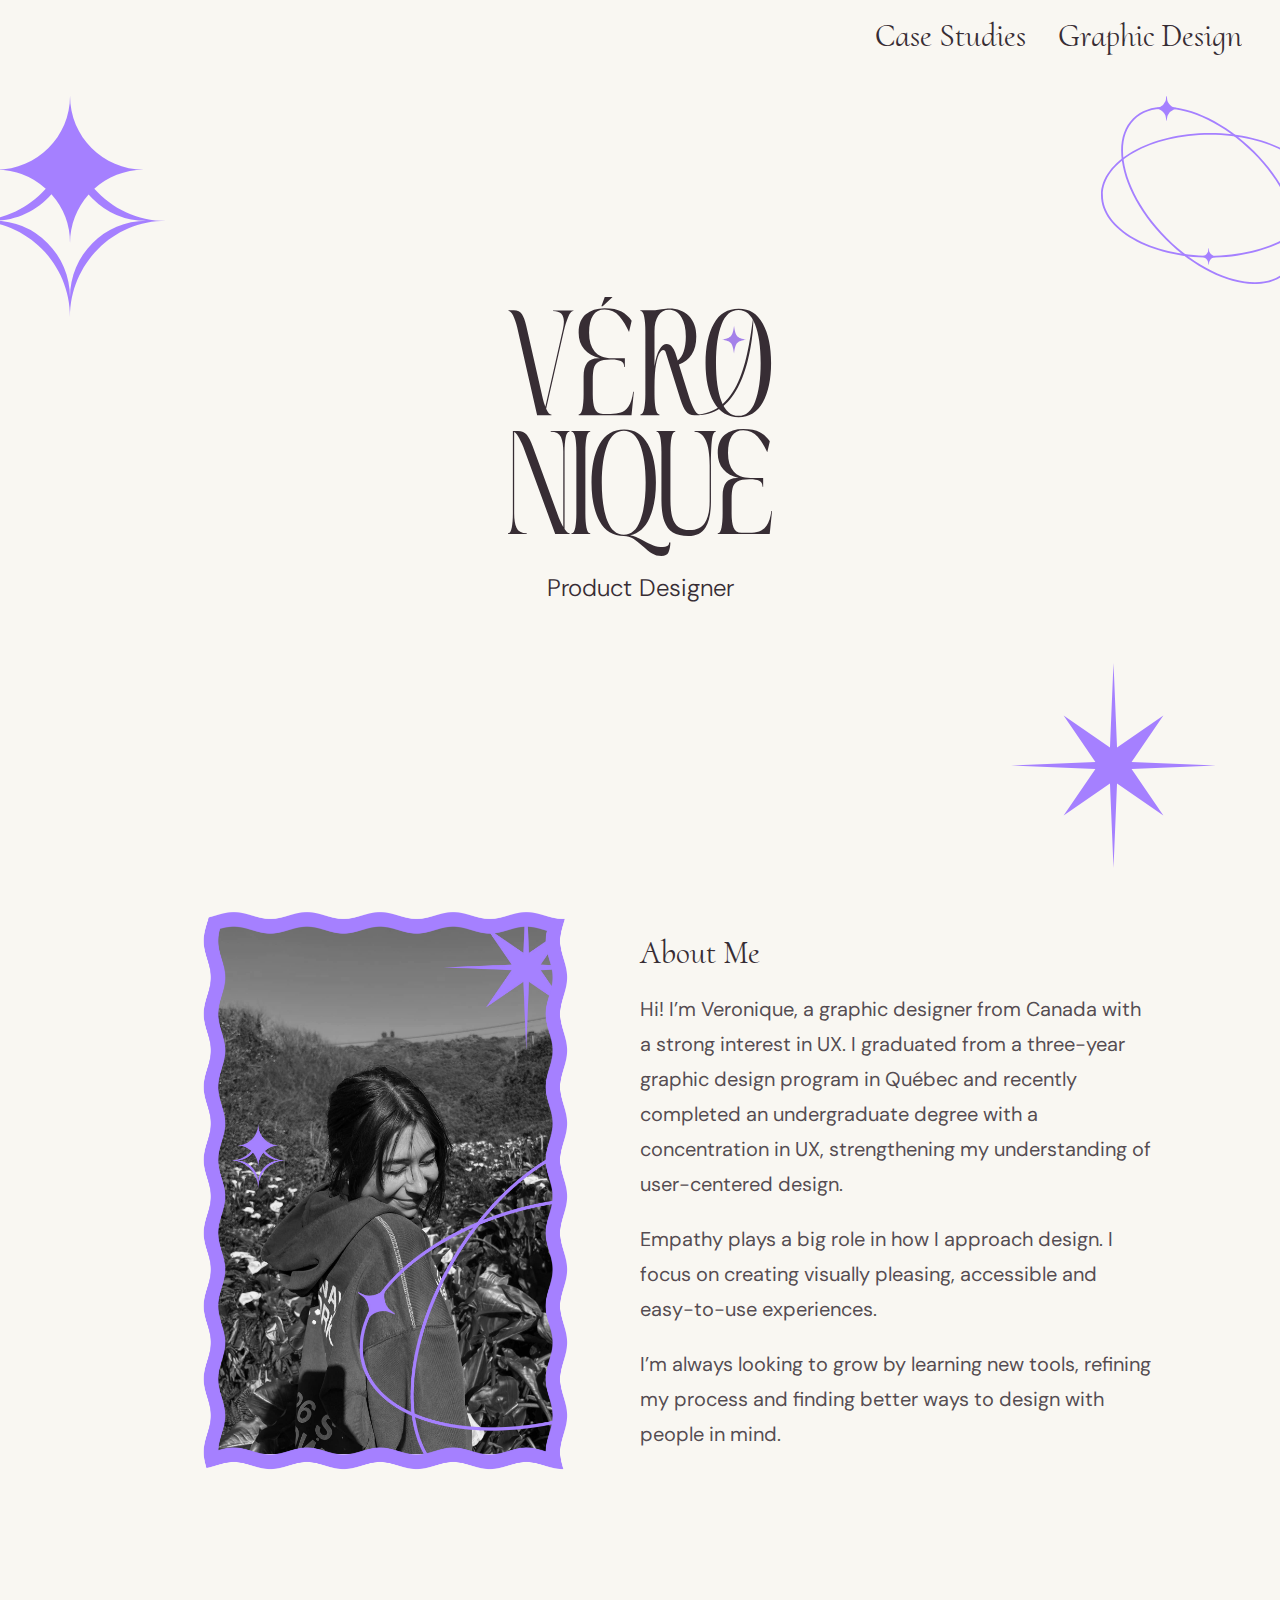
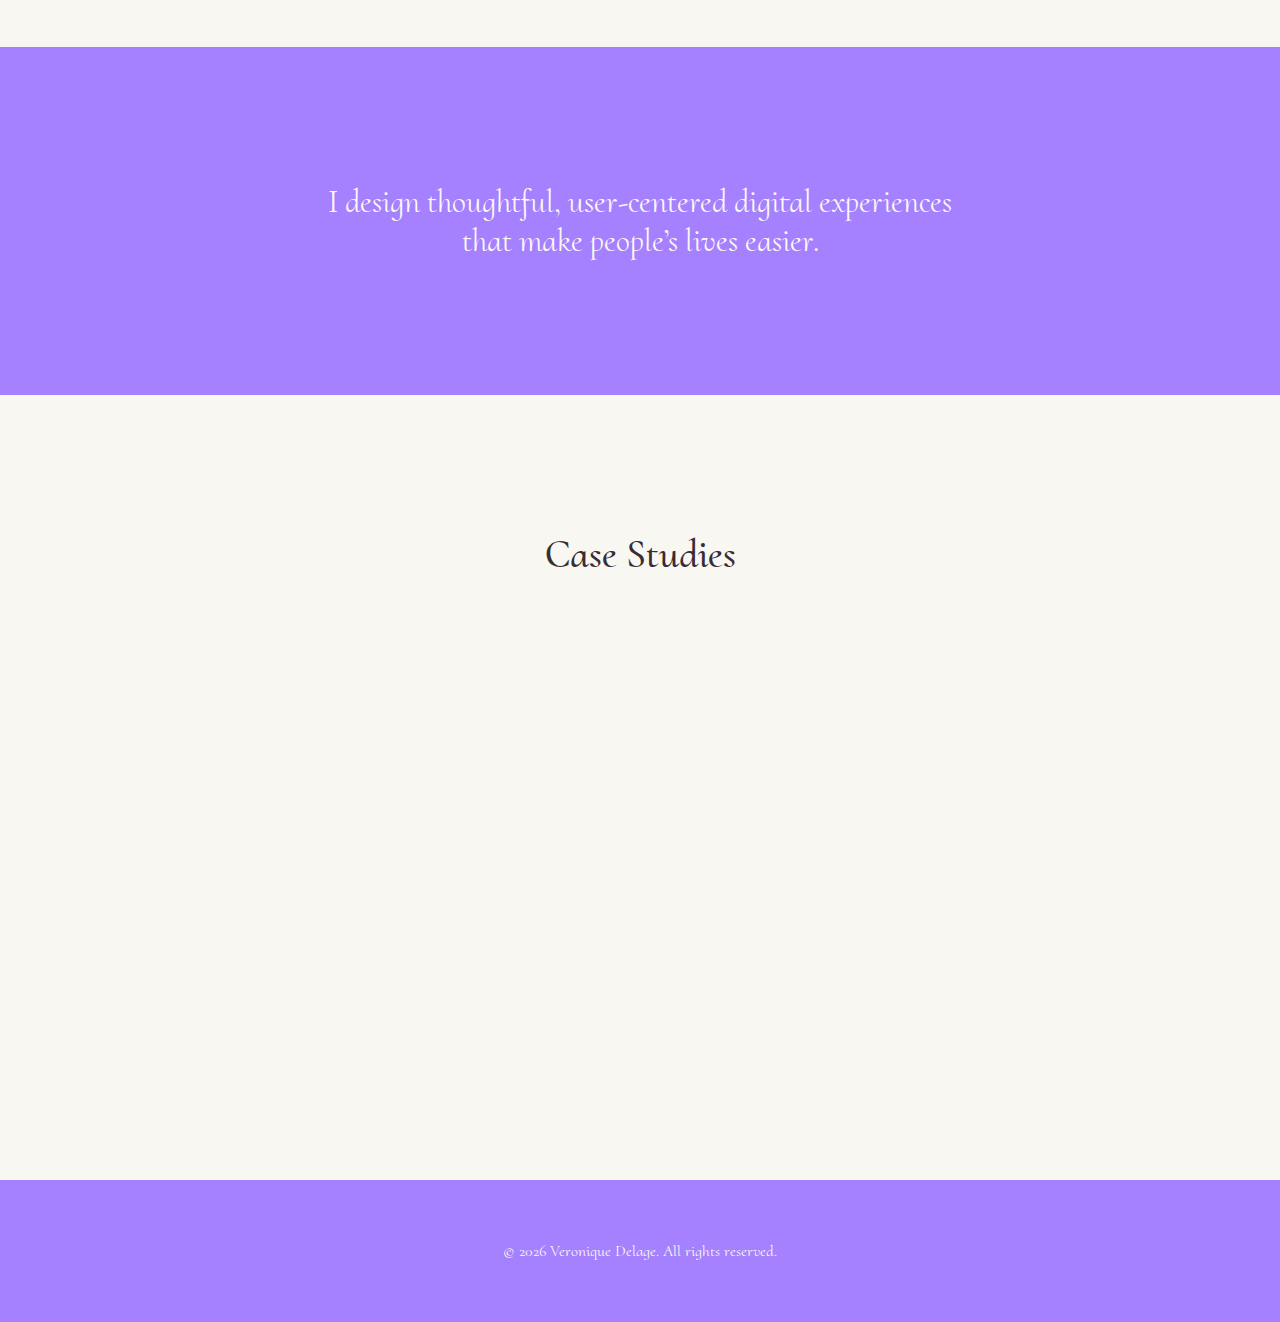
<file: index.html>
<!DOCTYPE html>
<html lang="en-CA" prefix="og: http://ogp.me/ns#">
	<head>
		<meta charset="UTF-8" />
		<meta http-equiv="X-UA-Compatible" content="IE=edge" />
		<meta name="viewport" content="width=device-width, initial-scale=1.0" />

		<!-- Primary Meta Tags -->
		<title>Veronique Delage</title>
		<meta name="title" property="og:title" content="Veronique Delage's Portfolio" />
		<meta name="description" content="Veronique Delage - Product Designer specializing in UX/UI design and user-centered digital experiences" />
		<meta name="author" content="Veronique Delage" />

		<!-- Open Graph / Social Media -->
		<meta property="og:type" content="website" />
		<meta property="og:url" content="https://veronique.fyi/" />
		<meta property="og:description" content="Product Designer specializing in UX/UI design and user-centered digital experiences" />
		<meta property="og:site_name" content="Veronique Delage Portfolio" />

        <!-- Favicon -->
        <link rel="icon" href="assets/logo_small.svg" type="image/svg+xml" />

        <!-- Fonts -->
        <link rel="preconnect" href="https://fonts.googleapis.com" />
        <link rel="preconnect" href="https://fonts.gstatic.com" crossorigin />
        <link href="https://fonts.googleapis.com/css2?family=Cormorant+Upright:wght@300;400;500;600;700&family=DM+Sans:ital,opsz,wght@0,9..40,100..1000;1,9..40,100..1000&display=swap" rel="stylesheet">

		<link rel="stylesheet" href="./src/style.css" />
		<script src="./src/animations.js" defer></script>
	</head>
	<body>
		<div class="hero full-height">
            <header class="navbar">
                <nav role="navigation" aria-label="Main menu">
                    <a class="title highlight-link" navbar-link href="#case-studies">Case Studies</a>
                    <a class="title highlight-link highlight-link-mint" navbar-link href="portfolio.html">Graphic Design</a>
                </nav>
            </header>
			<div class="hero-body logo-container">
			    <img src="assets/logo_big.svg" alt="Veronique Delage logo" class="logo" />
                <p class="subtitle">Product Designer</p>
                <img src="assets/sprite_1.svg" alt="Sprite 1" class="sprite_1" />
                <img src="assets/sprite_2.svg" alt="Sprite 2" class="sprite_2" />
                <img src="assets/sprite_3.svg" alt="Sprite 3" class="sprite_3" />
			</div>
		</div>
        <div class="hero">
            <div class="hero-body about-container">
                <div>
                    <img src="assets/lillies-frame.png" alt="Watercolour frame with lilies illustration" />
                </div>
                <div>
                    <p class="title">About Me</p>
                    <br />
                    <p class="body-text">Hi! I’m Veronique, a graphic designer from Canada with a strong interest in UX. I graduated from a three-year graphic design program in Québec and recently completed an undergraduate degree with a concentration in UX, strengthening my understanding of user-centered design.</p>
                    <br/>
                    <p class="body-text">Empathy plays a big role in how I approach design. I focus on creating visually pleasing, accessible and easy-to-use experiences.</p>
                    <br />
                    <p class="body-text">I’m always looking to grow by learning new tools, refining my process and finding better ways to design with people in mind.</p>
                </div>
            </div>
        </div>
        <div class="hero">
            <div class="hero-body cta-container">
                <p class="title">I design thoughtful, user-centered digital experiences that make people’s lives easier.</p>
            </div>
        </div>
        <div class="hero">
            <div class="hero-body case-studies-container" id="case-studies">
                <div class="section-header">
                    <h2 class="section-title">Case Studies</h2>
                </div>
                <a href="dolo.html" class="case-study-card">
                    <div class="card-content">
                        <div class="card-tags">
                            <span class="tag">UI/UX</span>
                            <span class="tag">Mobile</span>
                            <span class="tag">Brand Identity</span>
                        </div>
                        <br />
                        <h2 class="card-title">Dolo</h2>
                        <p class="body-text">How I designed a mobile app to help groups split expenses fairly</p>
                    </div>
                    <div class="card-image">
                        <img src="assets/dolo_cover.jpg" alt="Dolo app preview" />
                    </div>
                </a>
            </div>
        </div>
        <footer class="footer">
            <p>© 2026 Veronique Delage. All rights reserved.</p>
        </footer>
	</body>
</html>
</file>
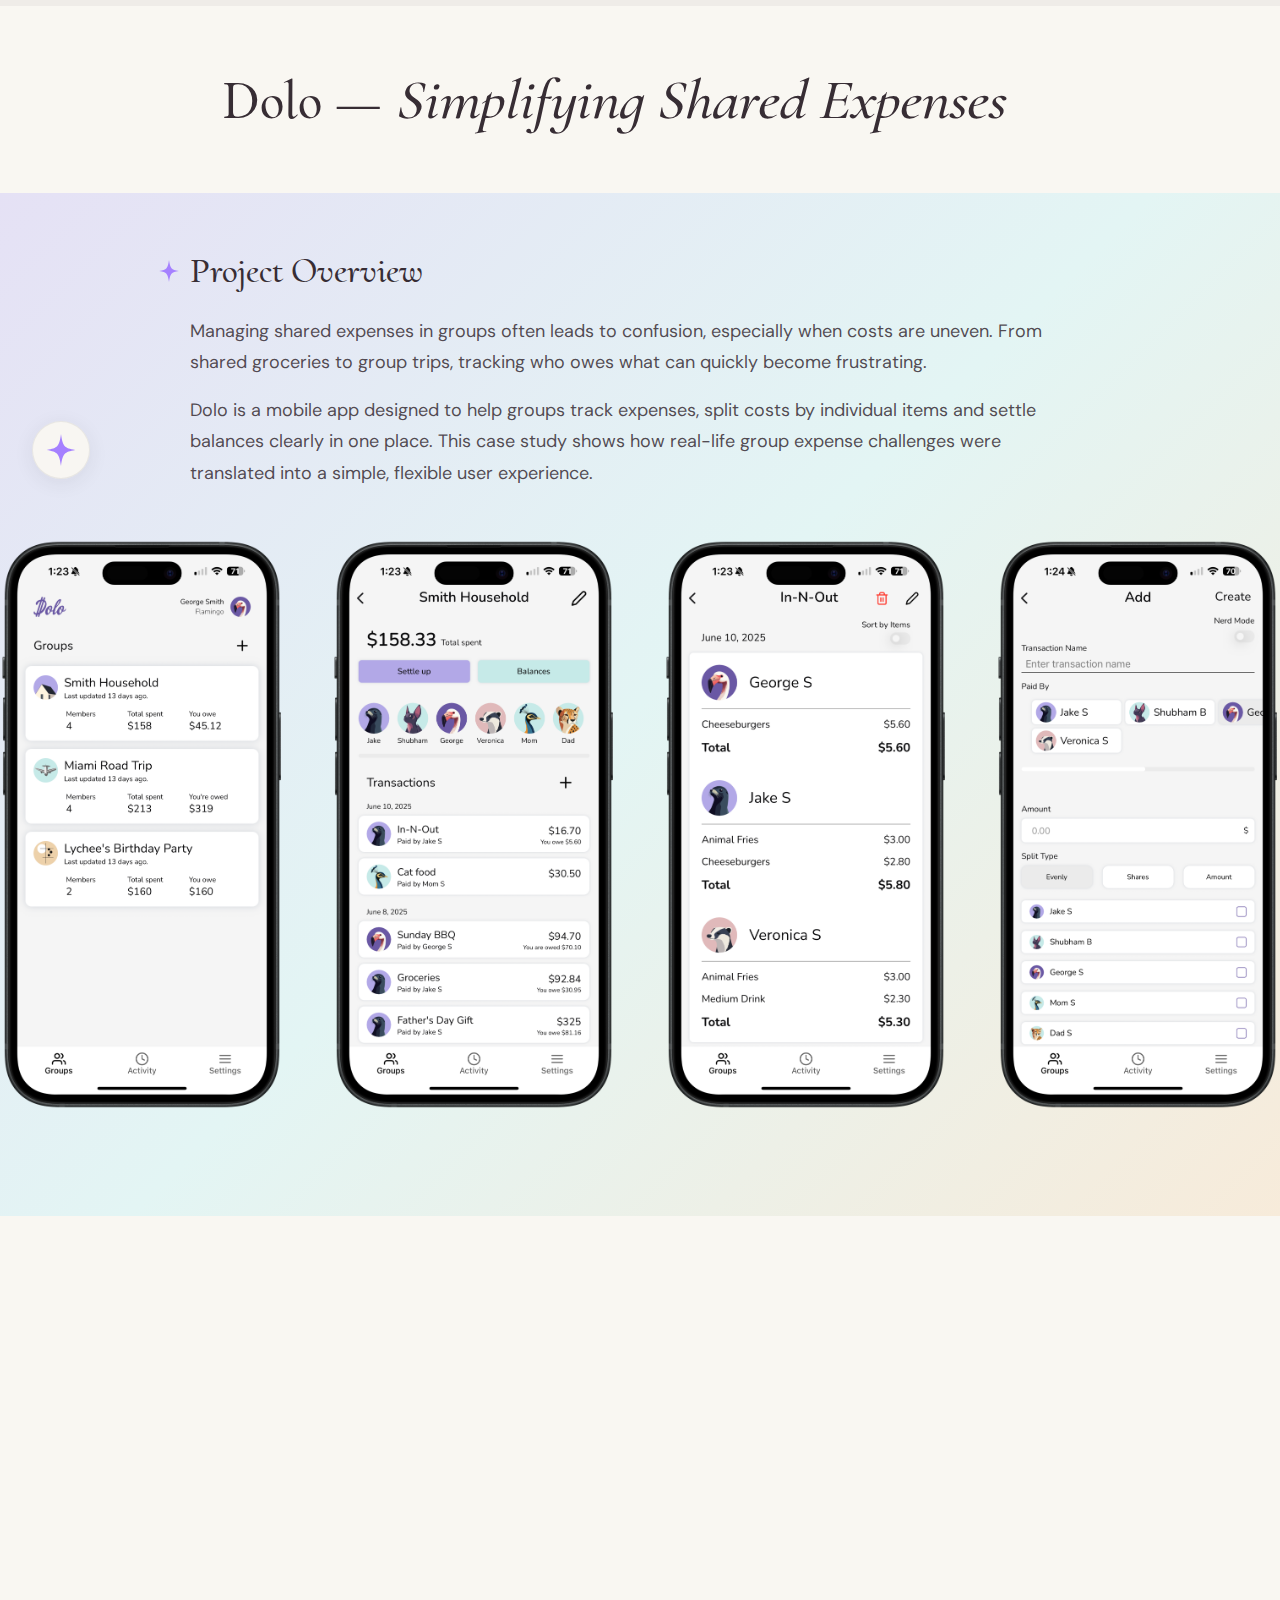
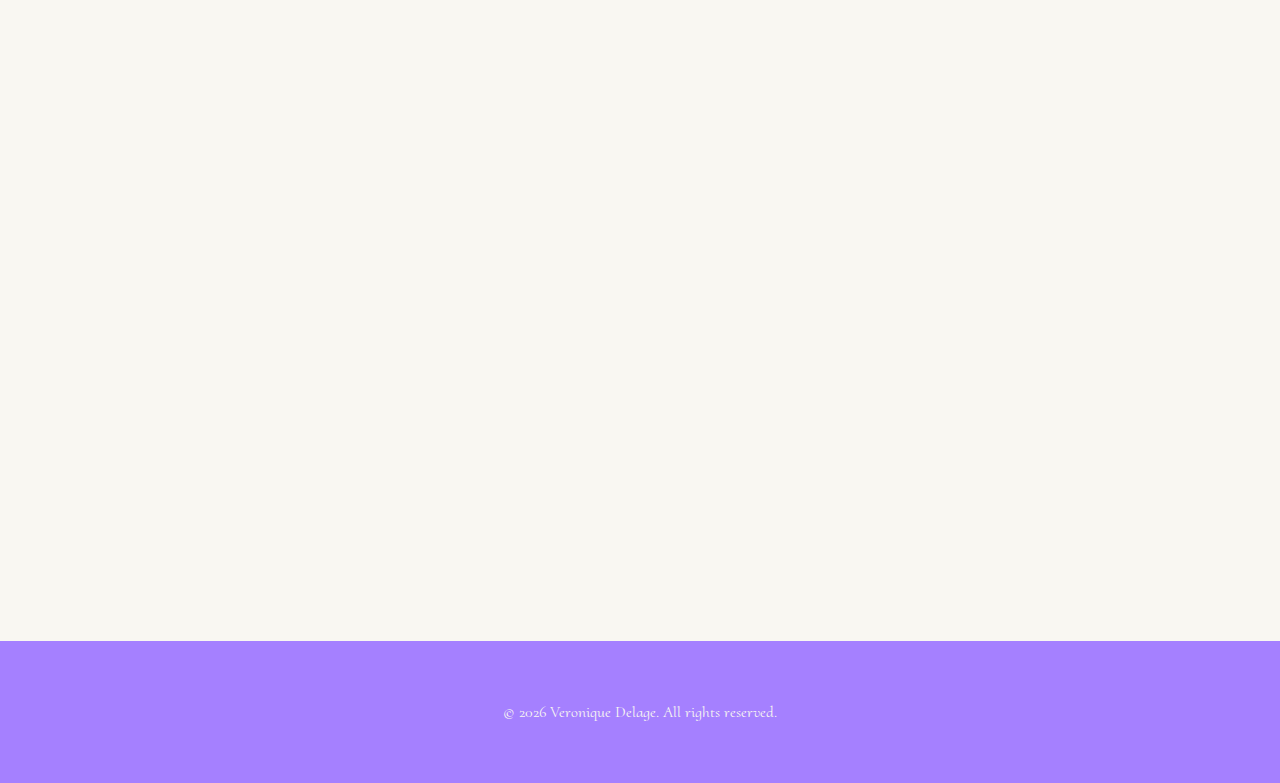
<file: dolo.html>
<!DOCTYPE html>
<html lang="en-CA" prefix="og: http://ogp.me/ns#">
	<head>
		<meta charset="UTF-8" />
		<meta http-equiv="X-UA-Compatible" content="IE=edge" />
		<meta name="viewport" content="width=device-width, initial-scale=1.0" />

		<!-- Primary Meta Tags -->
		<title>Dolo Case Study — Veronique Delage</title>
		<meta name="title" property="og:title" content="Dolo Case Study" />
		<meta name="description" content="How I designed a mobile app to help groups split expenses fairly" />
		<meta name="author" content="Veronique Delage - Product Designer" />

		<!-- Open Graph / Social Media -->
		<meta property="og:type" content="article" />
		<meta property="og:url" content="https://veronique.fyi/dolo.html" />
		<meta property="og:description" content="How I designed a mobile app to help groups split expenses fairly" />
		<meta property="og:site_name" content="Veronique Delage Portfolio" />

        <!-- Favicon -->
        <link rel="icon" href="assets/logo_small.svg" type="image/svg+xml" />

        <!-- Fonts -->
        <link rel="preconnect" href="https://fonts.googleapis.com" />
        <link rel="preconnect" href="https://fonts.gstatic.com" crossorigin />
        <link href="https://fonts.googleapis.com/css2?family=Cormorant+Upright:wght@300;400;500;600;700&family=DM+Sans:ital,opsz,wght@0,9..40,100..1000;1,9..40,100..1000&display=swap" rel="stylesheet">

		<link rel="stylesheet" href="./src/style.css" />
		<script src="./src/animations.js" defer></script>
	</head>
	<body class="case-study-page">
        <header class="sticky-nav">
            <a href="index.html" class="nav-home">
                <img src="assets/logo_small.svg" alt="Home" />
                <span>Home</span>
            </a>
        </header>

        <!-- Hero Section -->
        <section class="cs-hero">
            <h1 class="cs-hero-title">Dolo — <em>Simplifying Shared Expenses</em></h1>
        </section>

        <!-- 1. Project Overview -->
        <section class="cs-section cs-bg-lavender">
            <div class="cs-container">
                <h2 class="cs-heading"><img src="assets/logo_small.svg" alt="" class="cs-star" />Project Overview</h2>
                
                <p class="cs-text">Managing shared expenses in groups often leads to confusion, especially when costs are uneven. From shared groceries to group trips, tracking who owes what can quickly become frustrating.</p>
                
                <p class="cs-text">Dolo is a mobile app designed to help groups track expenses, split costs by individual items and settle balances clearly in one place. This case study shows how real-life group expense challenges were translated into a simple, flexible user experience.</p>

                <!-- Phone mockups row -->
                <div class="cs-phones-row">
                    <img src="assets/sc-groups.png" alt="Groups screen" />
                    <img src="assets/sc-transactions.png" alt="Transactions screen" />
                    <img src="assets/sc-details.png" alt="Details screen" />
                    <img src="assets/sc-add.png" alt="Add expense screen" />
                </div>
            </div>
        </section>

        <!-- 2. My Role & Contributions -->
        <section class="cs-section cs-bg-white">
            <div class="cs-container">
                <h2 class="cs-heading"><img src="assets/logo_small.svg" alt="" class="cs-star" />My Role & Contributions</h2>
                
                <div class="cs-stacked">
                    <div>
                        <p class="cs-label">Role</p>
                        <p class="cs-text">UI/UX Designer, User Researcher</p>
                    </div>
                    <div class="cs-purple-box">
                        <p class="cs-label">Contribution</p>
                        <ul class="cs-list">
                            <li>Designed the end-to-end user experience and interface</li>
                            <li>Defined user needs and design goals</li>
                            <li>Created wireframes and high-fidelity prototypes</li>
                            <li>Collaborated with founders on product direction</li>
                            <li>Worked with developers to support implementation</li>
                        </ul>
                    </div>
                </div>
            </div>
        </section>

        <!-- 3. The Problem -->
        <section class="cs-section cs-bg-white">
            <div class="cs-container">
                <h2 class="cs-heading"><img src="assets/logo_small.svg" alt="" class="cs-star" />The Problem</h2>
                
                <p class="cs-text">As group size increases, managing shared expenses becomes harder. Uneven costs, unclear balances and multiple payments often lead to confusion and tension.</p>
                
                <p class="cs-text">Users need a clearer and fairer way to track expenses and settle balances without extra effort.</p>

                <div class="cs-quote cs-quote-large cs-quote-mint">
                    <p>"I never know who owes what anymore. Asking my roommates for money is so awkward."</p>
                    <span>— Sarah, College Student</span>
                </div>
            </div>
        </section>

        <!-- 4. Research and Discovery -->
        <section class="cs-section cs-bg-white">
            <div class="cs-container">
                <h2 class="cs-heading"><img src="assets/logo_small.svg" alt="" class="cs-star" />Research and Discovery</h2>
                
                <p class="cs-label">Research Approach</p>
                <p class="cs-text">To understand common frustrations with expense-splitting apps, I reviewed existing products and read user reviews on the App Store. I also drew from personal experience and informal conversations with friends and roommates who regularly split expenses.</p>
                
                <p class="cs-text">This helped me understand both what users say online and how people handle shared expenses in real life.</p>

                <div class="cs-peach-box">
                    <p class="cs-label">Key Insights</p>
                    <ul class="cs-list">
                        <li>People struggle when expenses are not shared equally</li>
                        <li>Many apps feel rigid or too complicated</li>
                        <li>Students are frustrated by paid features and limits</li>
                        <li>Settling balances often takes more steps than expected</li>
                    </ul>
                </div>
            </div>
        </section>

        <!-- 5. Persona -->
        <section class="cs-section cs-bg-white">
            <div class="cs-container">
                <h2 class="cs-heading"><img src="assets/logo_small.svg" alt="" class="cs-star" />Persona</h2>
                
                <div class="persona-card">
                    <div class="persona-header">
                        <img src="assets/persona-portrait.png" alt="Alex Smith" class="persona-avatar-img" />
                        <div class="persona-info">
                            <h3 class="persona-name">Alex Smith</h3>
                            <p class="persona-role">University Student, 21</p>
                        </div>
                    </div>
                    
                    <div class="persona-details">
                        <div class="persona-detail">
                            <span class="detail-label">Living Situation</span>
                            <span class="detail-value">Lives with 3 roommates</span>
                        </div>
                        <div class="persona-detail">
                            <span class="detail-label">Tech Literacy</span>
                            <span class="detail-value">High</span>
                        </div>
                    </div>
                    
                    <div class="persona-quote">
                        "I just want a simple way to split expenses without having to explain everything every time."
                    </div>
                    
                    <div class="persona-bio">
                        <p class="cs-label">Bio</p>
                        <p>Alex shares expenses daily with roommates and friends. They regularly split costs for groceries, takeout, utilities and group outings. Keeping track of who owes what often becomes confusing, especially when expenses are not split evenly.</p>
                    </div>
                    
                    <div class="persona-sections">
                        <div class="persona-section">
                            <p class="cs-label">Core Needs</p>
                            <ul>
                                <li>Track shared expenses in one place</li>
                                <li>Split costs fairly when amounts differ</li>
                                <li>See balances clearly at any time</li>
                            </ul>
                        </div>
                        <div class="persona-section">
                            <p class="cs-label">Frustrations</p>
                            <ul>
                                <li>Not everyone owes the same amount</li>
                                <li>Balances are hard to keep track of</li>
                                <li>Existing apps feel restrictive or confusing</li>
                            </ul>
                        </div>
                    </div>
                </div>
            </div>
        </section>

        <!-- 6. Design Process -->
        <section class="cs-section cs-bg-white">
            <div class="cs-container">
                <h2 class="cs-heading"><img src="assets/logo_small.svg" alt="" class="cs-star" />Design Process</h2>
                
                <p class="cs-label">Early Exploration</p>
                <p class="cs-text">I started with low-fidelity sketches and wireframes to explore layouts for groups, transactions and balances.</p>

                <p class="cs-label">Design Focus</p>
                <ul class="cs-list">
                    <li>Make uneven expenses easy to split</li>
                    <li>Clearly show who owes what</li>
                    <li>Keep settling up quick and simple</li>
                </ul>
            </div>
            
            <div class="cs-wireframes-gradient">
                <div class="cs-wireframes-row">
                    <img src="assets/wf-groups.png" alt="Groups wireframe" />
                    <img src="assets/wf-group-details.png" alt="Group details wireframe" />
                    <img src="assets/wf-groups.png" alt="Wireframe 3" />
                </div>
            </div>
        </section>

        <!-- 7. Key Features & Solutions -->
        <section class="cs-section cs-bg-white">
            <div class="cs-container">
                <h2 class="cs-heading"><img src="assets/logo_small.svg" alt="" class="cs-star" />Key Features & Solutions</h2>

                <!-- Groups and Transactions -->
                <p class="cs-label">Groups and Transactions</p>
                <p class="cs-text">Users can create groups for trips, roommates or shared events. Each group shows total spending, recent activity and the user's balance at a glance.</p>
                <p class="cs-text">Transactions are easy to scan, with clear labels showing who paid and whether the user owes or is owed. This helps users understand their financial situation without digging through details.</p>
            </div>
            <div class="cs-feature-images cs-feature-purple">
                <div class="cs-phones-row">
                    <img src="assets/groups.png" alt="Groups" />
                    <img src="assets/transactions.png" alt="Transactions" />
                </div>
            </div>

            <div class="cs-container">
                <!-- Itemized Splitting -->
                <p class="cs-label">Itemized Splitting</p>
                <p class="cs-text">Dolo allows users to split expenses by individual items instead of only splitting totals evenly. This reflects real situations like restaurant bills or shared groceries where people pay different amounts.</p>
                <p class="cs-text">Users can assign items to specific people and see totals update instantly, which reduces confusion and awkward follow-ups.</p>
            </div>
            <div class="cs-feature-images cs-feature-peach">
                <div class="cs-phones-row">
                    <img src="assets/itemized-1.png" alt="Itemized step 1" />
                    <img src="assets/itemized-2.png" alt="Itemized step 2" />
                    <img src="assets/itemized-3.png" alt="Itemized step 3" />
                </div>
            </div>

            <div class="cs-container">
                <!-- Balances and Settlement -->
                <p class="cs-label">Balances and Settlement</p>
                <p class="cs-text">Dolo shows clear balances for each group so users can easily see who owes and who is owed. Balances update automatically as transactions are added, helping users keep track without extra steps.</p>
                <p class="cs-text">The settlement flow lets users record payments and close balances in a simple and straightforward way.</p>
            </div>
            <div class="cs-feature-images cs-feature-mint">
                <div class="cs-phones-row">
                    <img src="assets/balances.png" alt="Balances" />
                    <img src="assets/settlement.png" alt="Settlement" />
                </div>
            </div>

            <div class="cs-container">
                <!-- Anonymous Users -->
                <p class="cs-label">Anonymous Users</p>
                <p class="cs-text">Dolo allows users to split expenses with people who do not have the app by adding them as anonymous users. These users can be included in transactions and itemized splits.</p>
                <p class="cs-text">This makes the app easier to use in real situations like group dinners or trips where not everyone wants to download an app.</p>
            </div>
            <div class="cs-feature-images cs-feature-rose">
                <div class="cs-phones-row">
                    <img src="assets/anonymous-1.png" alt="Anonymous user step 1" />
                    <img src="assets/anonymous-2.png" alt="Anonymous user step 2" />
                    <img src="assets/anonymous-3.png" alt="Anonymous user step 3" />
                </div>
            </div>

            <div class="cs-container">
                <!-- Visual Design -->
                <p class="cs-label">Visual Design</p>
                <p class="cs-text">The interface uses soft colors, simple layouts and friendly avatars to make money management feel less stressful. Spacing and typography focus on clarity and readability.</p>
            </div>
        </section>

        <!-- 8. Outcome -->
        <section class="cs-section cs-bg-white">
            <div class="cs-container">
                <h2 class="cs-heading"><img src="assets/logo_small.svg" alt="" class="cs-star" />Outcome</h2>
                
                <p class="cs-text">The final design provides a clear and flexible way to manage shared expenses in groups. Dolo supports itemized splitting, clear balances, simple settlement and the ability to include anonymous users.</p>
                
                <p class="cs-text">The app is designed to support real group situations such as roommates, trips and shared meals. The final screens and user flows were shared with developers to guide implementation.</p>
            </div>
        </section>

        <!-- 9. Reflection -->
        <section class="cs-section cs-bg-white">
            <div class="cs-container">
                <h2 class="cs-heading"><img src="assets/logo_small.svg" alt="" class="cs-star" />Reflection</h2>
                
                <p class="cs-text">This project strengthened my end to end UX process, from defining the problem to designing key flows and interactions. It highlighted the importance of designing for real situations where expenses are not always shared equally.</p>
                
                <p class="cs-text">If the project were to continue, I would focus on usability testing to validate the overall experience and improve clarity where needed. This project reflects my approach to creating practical and user focused design solutions.</p>
            </div>
        </section>

        <footer class="footer">
            <p>© 2026 Veronique Delage. All rights reserved.</p>
        </footer>
	</body>
</html>
</file>
<file: src/style.css>
*, *::before, *::after {
  box-sizing: border-box;
}

html {
  scroll-behavior: smooth;
}

/* Composition */
body {
  margin: 0;
  font-family: "Cormorant Upright", serif;
  color: #372D34;
  background-color: #F9F7F2;
  overflow-x: hidden;
}

/* Utility */
.title {
  font-family: "Cormorant Upright", serif;
  font-size: 2rem;
  font-weight: 400;
  margin: 0;
}

.subtitle {
  font-family: "DM Sans", sans-serif;
  font-size: 1.5rem;
  font-weight: 300;
  margin: 0;
}

.body-text {
  font-family: "DM Sans", sans-serif;
  font-size: 1.25rem;
  font-weight: 400;
  line-height: 1.75;
  color: rgba(55, 45, 52, 0.85);
  margin: 0;
}

.full-height {
  height: 100vh;
}

.hero {
  position: relative;
  overflow-x: hidden;
  display: flex;
  flex-direction: column;
}
.hero .hero-head {
  order: 0;
}
.hero .hero-body {
  order: 1;
  flex-grow: 1;
  display: flex;
  flex-direction: column;
  align-items: center;
  padding: 7vh 3vw;
}
.hero .hero-foot {
  order: 2;
}

.highlight-link {
  position: relative;
  display: inline-block;
  overflow: hidden;
  transition: color 0.22s cubic-bezier(0.7, 0.2, 0.2, 1);
}
.highlight-link::after {
  content: "";
  display: block;
  position: absolute;
  left: 0;
  bottom: -0.08em;
  width: 0%;
  height: 1.35em;
  background: linear-gradient(100deg, transparent 5%, #ffe066 15%, #ffe066 85%, transparent 95%);
  clip-path: polygon(0% 40%, 7% 100%, 98% 92%, 100% 22%, 93% 0%, 4% 10%);
  opacity: 1;
  z-index: -1;
  pointer-events: none;
  transition: width 0.44s cubic-bezier(0.32, 0.09, 0.53, 1.01), box-shadow 0.3s cubic-bezier(0.2, 0.75, 0.4, 1.2);
}
.highlight-link:hover, .highlight-link:focus-visible {
  color: #A580FF;
}
.highlight-link:hover::after, .highlight-link:focus-visible::after {
  width: 100%;
  box-shadow: 0 2px 18px 0 rgba(255, 224, 102, 0.15);
}
.highlight-link {
  position: relative;
  z-index: 1;
}

.highlight-link-mint::after {
  background: linear-gradient(100deg, transparent 5%, #74f9d4 15%, #74f9d4 85%, transparent 95%);
}

/* Blocks */
.navbar {
  position: absolute;
  top: 0;
  left: 0;
  right: 0;
}
.navbar nav {
  display: flex;
  justify-content: right;
  align-items: center;
  padding: 1rem 3vw;
  gap: 2rem;
}
.navbar a {
  text-decoration: none;
  color: #372D34;
}

.logo-container {
  justify-content: center;
  gap: 1rem;
}
.logo-container .logo {
  width: 22%;
  height: auto;
}
.logo-container .sprite_1 {
  position: absolute;
  top: 6rem;
  left: -2vw;
  width: 15%;
}
.logo-container .sprite_2 {
  position: absolute;
  top: 6rem;
  right: -3vw;
  width: 17%;
}
.logo-container .sprite_3 {
  position: absolute;
  bottom: 2rem;
  right: 5vw;
  width: 16%;
}

.about-container {
  height: 75vh;
  display: flex;
  flex-direction: row !important;
  padding: 0 10vw 10vh 10vw !important;
  margin-bottom: 8vh;
}
.about-container div {
  flex: 1;
}
.about-container img {
  max-width: 85%;
  max-height: 65vh;
  object-fit: contain;
  display: block;
  margin: 0 auto;
}

.cta-container {
  padding: 15vh 3vw !important;
  background-color: #A580FF;
  color: #F9F7F2;
}
.cta-container p {
  max-width: 650px;
  text-align: center;
}

.case-studies-container {
  padding: 15vh 3vw 12rem 3vw !important;
}
.case-studies-container .section-title {
  font-family: "Cormorant Upright", serif;
  font-size: 2.5rem;
  font-weight: 500;
  margin: 0;
  color: #372D34;
  margin-bottom: 4rem;
}
.case-studies-container .case-study-card {
  display: flex;
  flex-direction: row;
  align-items: stretch;
  background: linear-gradient(135deg, #ffffff 0%, #faf8f5 50%, #f5f0eb 100%);
  border-radius: 24px;
  overflow: hidden;
  text-decoration: none;
  color: #372D34;
  box-shadow: 0 4px 20px rgba(55, 45, 52, 0.06), 0 1px 3px rgba(55, 45, 52, 0.04);
  transition: transform 0.4s cubic-bezier(0.23, 1, 0.32, 1), box-shadow 0.4s cubic-bezier(0.23, 1, 0.32, 1);
  cursor: pointer;
  position: relative;
}
.case-studies-container .case-study-card::before {
  content: "";
  position: absolute;
  inset: 0;
  border-radius: 24px;
  padding: 2px;
  background: linear-gradient(135deg, rgba(165, 128, 255, 0.3) 0%, rgba(165, 128, 255, 0.05) 50%, transparent 100%);
  -webkit-mask: linear-gradient(#fff 0 0) content-box, linear-gradient(#fff 0 0);
  -webkit-mask-composite: xor;
  mask-composite: exclude;
  pointer-events: none;
  opacity: 0;
  transition: opacity 0.4s ease;
}
.case-studies-container .case-study-card:hover, .case-studies-container .case-study-card:focus-visible {
  transform: translateY(-8px) scale(1.01);
  box-shadow: 0 20px 50px rgba(165, 128, 255, 0.15), 0 10px 30px rgba(55, 45, 52, 0.08), 0 4px 12px rgba(55, 45, 52, 0.04);
}
.case-studies-container .case-study-card:hover::before, .case-studies-container .case-study-card:focus-visible::before {
  opacity: 1;
}
.case-studies-container .case-study-card:hover .card-image img, .case-studies-container .case-study-card:focus-visible .card-image img {
  transform: scale(1.05);
}
.case-studies-container .case-study-card:hover .card-title::after, .case-studies-container .case-study-card:focus-visible .card-title::after {
  width: calc(100% + 1rem);
}
.case-studies-container .card-content {
  flex: 1;
  padding: 1.25rem 2rem;
  display: flex;
  flex-direction: column;
  justify-content: center;
  gap: 0.75rem;
}
.case-studies-container .card-tags {
  display: flex;
  flex-wrap: wrap;
  gap: 0.6rem;
}
.case-studies-container .tag {
  display: inline-block;
  padding: 0.5rem 1.25rem;
  background: #A580FF;
  color: #F9F7F2;
  font-family: "DM Sans", sans-serif;
  font-size: 0.875rem;
  font-weight: 500;
  letter-spacing: 0.05em;
  text-transform: uppercase;
  border-radius: 100px;
  transition: background 0.3s ease, transform 0.3s ease;
}
.case-studies-container .case-study-card:hover .tag,
.case-studies-container .case-study-card:focus-visible .tag {
  background: rgb(136.0866141732, 87.2, 255);
}
.case-studies-container .card-title {
  font-family: "Cormorant Upright", serif;
  font-size: 3.5rem;
  font-weight: 600;
  margin: 0;
  line-height: 1.1;
  position: relative;
  width: fit-content;
}
.case-studies-container .card-title::after {
  content: "";
  position: absolute;
  bottom: 0.1em;
  left: 0;
  width: 0;
  height: 0.15em;
  background: linear-gradient(90deg, #A580FF, rgba(165, 128, 255, 0.3));
  border-radius: 2px;
  transition: width 0.5s cubic-bezier(0.23, 1, 0.32, 1);
}
.case-studies-container .body-text {
  font-family: "DM Sans", sans-serif;
  margin: 0;
  color: rgba(55, 45, 52, 0.75);
  max-width: 400px;
}
.case-studies-container .card-image {
  flex: 0 0 40%;
  max-width: 400px;
  overflow: hidden;
}
.case-studies-container .card-image img {
  width: 100%;
  height: 100%;
  object-fit: cover;
  display: block;
  transition: transform 0.5s cubic-bezier(0.23, 1, 0.32, 1);
}
@media (max-width: 768px) {
  .case-studies-container .case-study-card {
    flex-direction: column-reverse;
  }
  .case-studies-container .card-content {
    padding: 2rem;
  }
  .case-studies-container .card-title {
    font-size: 2.5rem;
  }
  .case-studies-container .card-image {
    max-width: 100%;
    height: 250px;
  }
}

.under-construction {
  background: radial-gradient(ellipse 80% 50% at 50% -20%, rgba(165, 128, 255, 0.15) 0%, transparent 50%), radial-gradient(ellipse 60% 40% at 80% 100%, rgba(165, 128, 255, 0.1) 0%, transparent 40%), #F9F7F2;
}
.under-construction .construction-content {
  display: flex;
  flex-direction: column;
  align-items: center;
  text-align: center;
  animation: fadeInUp 0.8s ease-out;
}
.under-construction .construction-badge {
  display: inline-flex;
  align-items: center;
  gap: 0.6rem;
  padding: 0.5rem 1.25rem;
  background: rgba(165, 128, 255, 0.1);
  border: 1px solid rgba(165, 128, 255, 0.2);
  border-radius: 100px;
  font-family: "DM Sans", sans-serif;
  font-size: 0.85rem;
  font-weight: 500;
  letter-spacing: 0.1em;
  text-transform: uppercase;
  color: #A580FF;
  margin-bottom: 2rem;
}
.under-construction .construction-badge .badge-dot {
  width: 8px;
  height: 8px;
  background: #A580FF;
  border-radius: 50%;
  animation: pulse 2s ease-in-out infinite;
}
.under-construction .construction-title {
  font-family: "Cormorant Upright", serif;
  font-size: clamp(4rem, 12vw, 9rem);
  font-weight: 600;
  line-height: 1;
  margin: 0;
  color: #372D34;
  letter-spacing: -0.02em;
  background: linear-gradient(135deg, #372D34 0%, rgba(55, 45, 52, 0.7) 50%, #A580FF 100%);
  -webkit-background-clip: text;
  -webkit-text-fill-color: transparent;
  background-clip: text;
}
.under-construction .construction-subtitle {
  font-family: "DM Sans", sans-serif;
  font-size: 1.5rem;
  font-weight: 300;
  color: rgba(55, 45, 52, 0.6);
  margin: 1rem 0 2.5rem;
  letter-spacing: 0.05em;
}
.under-construction .construction-divider {
  display: flex;
  gap: 0.75rem;
  margin-bottom: 2.5rem;
}
.under-construction .construction-divider span {
  width: 6px;
  height: 6px;
  background: #A580FF;
  border-radius: 50%;
  opacity: 0.4;
}
.under-construction .construction-divider span:nth-child(2) {
  opacity: 0.7;
  animation: bounce 1.5s ease-in-out infinite 0.1s;
}
.under-construction .construction-divider span:nth-child(1), .under-construction .construction-divider span:nth-child(3) {
  animation: bounce 1.5s ease-in-out infinite;
}
.under-construction .construction-divider span:nth-child(3) {
  animation-delay: 0.2s;
}
.under-construction .construction-message {
  font-family: "DM Sans", sans-serif;
  font-size: 1.1rem;
  font-weight: 300;
  line-height: 1.8;
  color: rgba(55, 45, 52, 0.7);
  max-width: 400px;
  margin: 0 0 3rem;
}
.under-construction .construction-link {
  font-family: "DM Sans", sans-serif;
  font-size: 1.1rem;
  font-weight: 400;
  color: #372D34;
  text-decoration: none;
  padding: 0.25rem 0;
}

@keyframes fadeInUp {
  from {
    opacity: 0;
    transform: translateY(30px);
  }
  to {
    opacity: 1;
    transform: translateY(0);
  }
}
@keyframes pulse {
  0%, 100% {
    opacity: 1;
    transform: scale(1);
  }
  50% {
    opacity: 0.5;
    transform: scale(0.8);
  }
}
@keyframes bounce {
  0%, 100% {
    transform: translateY(0);
  }
  50% {
    transform: translateY(-4px);
  }
}
.reveal {
  opacity: 0;
  transform: translateY(30px);
  transition: opacity 0.6s cubic-bezier(0.23, 1, 0.32, 1), transform 0.6s cubic-bezier(0.23, 1, 0.32, 1);
}

.revealed {
  opacity: 1;
  transform: translateY(0);
}

.reading-progress-container {
  position: fixed;
  top: 0;
  left: 0;
  right: 0;
  height: 6px;
  background: rgba(55, 45, 52, 0.05);
  z-index: 9999;
}

.reading-progress {
  position: absolute;
  top: 0;
  left: 0;
  height: 100%;
  background: linear-gradient(90deg, #A580FF 0%, rgb(201.1417322835, 179, 255) 50%, #A580FF 100%);
  width: 0%;
  transition: width 0.15s ease-out;
  position: relative;
  box-shadow: 0 0 12px rgba(165, 128, 255, 0.4);
}
.reading-progress::after {
  content: "";
  position: absolute;
  top: 0;
  left: 0;
  right: 0;
  height: 50%;
  background: linear-gradient(180deg, rgba(255, 255, 255, 0.3) 0%, transparent 100%);
}

.sprite_1, .sprite_2, .sprite_3 {
  transition: transform 0.3s cubic-bezier(0.23, 1, 0.32, 1);
  will-change: transform;
}

.sticky-nav {
  position: fixed;
  top: 50%;
  left: 2rem;
  transform: translateY(-50%);
  z-index: 1000;
  padding: 0.75rem;
  background: rgba(249, 247, 242, 0.9);
  backdrop-filter: blur(12px);
  -webkit-backdrop-filter: blur(12px);
  border: 1px solid rgba(55, 45, 52, 0.08);
  border-radius: 100px;
  box-shadow: 0 4px 20px rgba(55, 45, 52, 0.08);
  transition: padding 0.3s cubic-bezier(0.23, 1, 0.32, 1), box-shadow 0.3s ease;
}
.sticky-nav:hover {
  padding: 0.75rem;
  box-shadow: 0 6px 24px rgba(55, 45, 52, 0.12);
}
.sticky-nav:hover .nav-home span {
  width: 3.75rem;
  opacity: 1;
  margin-left: 0.5rem;
}
.sticky-nav .nav-home {
  display: flex;
  align-items: center;
  justify-content: center;
  text-decoration: none;
  color: #372D34;
}
.sticky-nav .nav-home img {
  width: 32px;
  height: 32px;
  flex-shrink: 0;
  transition: transform 0.3s cubic-bezier(0.23, 1, 0.32, 1);
}
.sticky-nav .nav-home span {
  font-family: "DM Sans", sans-serif;
  font-size: 1.05rem;
  font-weight: 500;
  letter-spacing: 0.02em;
  width: 0;
  opacity: 0;
  overflow: hidden;
  white-space: nowrap;
  transition: width 0.3s cubic-bezier(0.23, 1, 0.32, 1), opacity 0.3s ease, margin 0.3s cubic-bezier(0.23, 1, 0.32, 1);
}
.sticky-nav .nav-home:hover img, .sticky-nav .nav-home:focus-visible img {
  transform: scale(1.1);
}

.footer {
  display: flex;
  flex-direction: column;
  align-items: center;
  padding: 5vh 3vw;
  background-color: #A580FF;
  color: #F9F7F2;
}

.case-study-page {
  overflow-x: hidden;
}
.case-study-page .cs-section {
  animation: csFadeInUp 0.6s ease-out both;
}
.case-study-page .cs-section:nth-child(2) {
  animation-delay: 0.1s;
}
.case-study-page .cs-section:nth-child(3) {
  animation-delay: 0.15s;
}
.case-study-page .cs-section:nth-child(4) {
  animation-delay: 0.2s;
}

@keyframes csFadeInUp {
  from {
    opacity: 0;
    transform: translateY(20px);
  }
  to {
    opacity: 1;
    transform: translateY(0);
  }
}
.cs-hero {
  padding: 4rem 2rem 3.5rem;
  background: #F9F7F2;
  max-width: 900px;
  margin: 0 auto;
}

.cs-hero-title {
  font-family: "Cormorant Upright", serif;
  font-size: clamp(2rem, 5vw, 3.5rem);
  font-weight: 500;
  line-height: 1.3;
  margin: 0;
  color: #372D34;
  animation: csFadeInUp 0.8s ease-out both;
}
.cs-hero-title em {
  font-style: italic;
}

.cs-section {
  padding: 3.5rem 2rem;
}
.cs-section:last-of-type {
  padding-bottom: 12rem;
}

.cs-bg-lavender {
  background: linear-gradient(135deg, #E5E1F5 0%, #E3F5F4 50%, #F7EBDA 100%);
}

.cs-bg-mint {
  background-color: #E3F5F4;
}

.cs-bg-peach {
  background-color: #F7EBDA;
}

.cs-bg-rose {
  background-color: #F2E0E1;
}

.cs-bg-white {
  background-color: #F9F7F2;
}

.cs-container {
  max-width: 900px;
  margin: 0 auto;
}

.cs-star {
  width: 22px;
  height: 22px;
  position: absolute;
  left: -2rem;
  top: 0.3em;
}

.cs-heading {
  font-family: "Cormorant Upright", serif;
  font-size: clamp(1.75rem, 4vw, 2.25rem);
  font-weight: 500;
  margin: 0 0 1.5rem;
  color: #372D34;
  position: relative;
}

.cs-subheading {
  font-family: "Cormorant Upright", serif;
  font-size: 1.25rem;
  font-weight: 500;
  margin: 2rem 0 0.75rem;
  color: #372D34;
}
.cs-subheading:first-of-type {
  margin-top: 0;
}

.cs-text {
  font-family: "DM Sans", sans-serif;
  font-size: 1.125rem;
  font-weight: 400;
  line-height: 1.75;
  color: rgba(55, 45, 52, 0.85);
  margin: 0 0 1rem;
}
.cs-text:last-child {
  margin-bottom: 0;
}

.cs-label {
  font-family: "DM Sans", sans-serif;
  font-size: 1rem;
  font-weight: 700;
  text-transform: uppercase;
  color: #372D34;
  margin: 0 0 0.75rem;
}

.cs-list {
  font-family: "DM Sans", sans-serif;
  font-size: 1rem;
  font-weight: 400;
  line-height: 1.8;
  color: rgba(55, 45, 52, 0.85);
  margin: 0.5rem 0 1rem;
  padding-left: 1.25rem;
}
.cs-list li {
  margin-bottom: 0.35rem;
}
.cs-list strong {
  font-weight: 600;
}

.cs-two-col {
  display: grid;
  grid-template-columns: 1fr 2fr;
  gap: 2rem;
}
@media (max-width: 600px) {
  .cs-two-col {
    grid-template-columns: 1fr;
    gap: 1.5rem;
  }
}

.cs-stacked {
  display: flex;
  flex-direction: column;
  gap: 2rem;
}

.cs-pain-points {
  display: grid;
  grid-template-columns: repeat(3, 1fr);
  gap: 1.5rem;
  margin: 2.5rem 0;
}
@media (max-width: 768px) {
  .cs-pain-points {
    grid-template-columns: 1fr;
  }
}

.cs-pain-card {
  background: rgba(255, 255, 255, 0.7);
  padding: 1.75rem;
  border-radius: 16px;
  text-align: center;
}
.cs-pain-card h4 {
  font-family: "Cormorant Upright", serif;
  font-size: 1.25rem;
  font-weight: 600;
  margin: 0.75rem 0 0.5rem;
  color: #372D34;
}
.cs-pain-card p {
  font-family: "DM Sans", sans-serif;
  font-size: 1rem;
  font-weight: 400;
  line-height: 1.6;
  color: rgba(55, 45, 52, 0.75);
  margin: 0;
}

.cs-pain-icon {
  font-size: 2rem;
}

.cs-purple-box {
  background: linear-gradient(135deg, #D4CDF5 0%, #A99DE0 100%);
  padding: 2rem 2.5rem;
  border-radius: 16px;
  transition: transform 0.3s cubic-bezier(0.23, 1, 0.32, 1), box-shadow 0.3s ease;
}
.cs-purple-box:hover {
  transform: translateY(-2px);
  box-shadow: 0 8px 24px rgba(0, 0, 0, 0.08);
}
.cs-purple-box .cs-label {
  color: #372D34;
}
.cs-purple-box .cs-list {
  color: rgba(55, 45, 52, 0.85);
  font-size: 1.125rem;
}

.cs-quote {
  background: rgba(255, 255, 255, 0.5);
  padding: 1.25rem 1.5rem;
  border-radius: 8px;
  margin: 1.5rem 0;
  transition: transform 0.3s cubic-bezier(0.23, 1, 0.32, 1), box-shadow 0.3s ease;
}
.cs-quote:hover {
  transform: translateY(-2px);
  box-shadow: 0 8px 24px rgba(0, 0, 0, 0.06);
}
.cs-quote p {
  font-family: "Cormorant Upright", serif;
  font-size: 1.2rem;
  font-style: italic;
  color: #372D34;
  margin: 0 0 0.5rem;
}
.cs-quote span {
  font-family: "DM Sans", sans-serif;
  font-size: 0.85rem;
  color: rgba(55, 45, 52, 0.6);
}

.cs-quote-large {
  padding: 3rem 3.5rem;
  margin: 2.5rem 0 0;
  text-align: center;
}
.cs-quote-large p {
  font-size: 1.35rem;
  margin: 0 0 1rem;
}
.cs-quote-large span {
  font-size: 1rem;
}

.cs-quote-mint {
  background: linear-gradient(135deg, #E3F5F4 0%, #D0EDE8 100%);
}

.cs-peach-box {
  background: linear-gradient(135deg, #FAF0E4 0%, #F5E4D0 100%);
  padding: 2rem 2.5rem;
  border-radius: 16px;
  transition: transform 0.3s cubic-bezier(0.23, 1, 0.32, 1), box-shadow 0.3s ease;
}
.cs-peach-box:hover {
  transform: translateY(-2px);
  box-shadow: 0 8px 24px rgba(0, 0, 0, 0.08);
}
.cs-peach-box .cs-label {
  color: #372D34;
}
.cs-peach-box .cs-list {
  color: rgba(55, 45, 52, 0.85);
  font-size: 1.125rem;
}

.cs-mint-box {
  background: linear-gradient(135deg, #E8F5F4 0%, #D4EDEB 100%);
  padding: 2rem 2.5rem;
  border-radius: 16px;
}
.cs-mint-box .cs-label {
  color: #372D34;
}
.cs-mint-box .cs-list {
  color: rgba(55, 45, 52, 0.85);
  font-size: 1.125rem;
}

.cs-rose-box {
  background: linear-gradient(135deg, #F5E4E5 0%, #E0B9BA 100%);
  padding: 2rem 2.5rem;
  border-radius: 16px;
}
.cs-rose-box .cs-label {
  color: #372D34;
}
.cs-rose-box .cs-list {
  color: rgba(55, 45, 52, 0.85);
  font-size: 1.125rem;
}

.cs-phones-row {
  display: flex;
  justify-content: center;
  align-items: flex-end;
  gap: 2rem;
  flex-wrap: nowrap;
  margin: 2.5rem 0;
}
.cs-phones-row img {
  width: 300px;
  height: auto;
  border-radius: 32px;
  box-shadow: none;
  transition: transform 0.4s cubic-bezier(0.23, 1, 0.32, 1);
}
.cs-phones-row img:hover {
  transform: translateY(-6px) scale(1.02);
}

.cs-wireframes {
  display: flex;
  justify-content: center;
  gap: 1.5rem;
  flex-wrap: wrap;
  margin: 1.5rem 0;
}
.cs-wireframes img {
  max-width: 280px;
  height: auto;
  border-radius: 8px;
  box-shadow: 0 4px 16px rgba(55, 45, 52, 0.1);
}

.cs-wireframes-row {
  display: flex;
  justify-content: center;
  align-items: flex-end;
  gap: 4rem;
  flex-wrap: nowrap;
}
.cs-wireframes-row img {
  width: 240px;
  height: auto;
  border-radius: 20px;
  box-shadow: 0 8px 24px rgba(0, 0, 0, 0.15);
}
@media (max-width: 1024px) {
  .cs-wireframes-row {
    gap: 2.5rem;
  }
  .cs-wireframes-row img {
    width: 160px;
  }
}
@media (max-width: 768px) {
  .cs-wireframes-row {
    flex-wrap: wrap;
    gap: 1.5rem;
  }
  .cs-wireframes-row img {
    width: 140px;
  }
}

.cs-wireframes-gradient {
  background: linear-gradient(135deg, #F5E4E5 0%, #E0B9BA 100%);
  padding: 3rem 2rem;
  margin: 2rem -2rem 2rem -2rem;
  width: calc(100% + 4rem);
}

.cs-feature-images {
  padding: 2.5rem 2rem;
  margin: 2rem -2rem 4.5rem -2rem;
  width: calc(100% + 4rem);
}
.cs-feature-images.cs-feature-purple {
  background: linear-gradient(135deg, #D4CDF5 0%, #A99DE0 100%);
}
.cs-feature-images.cs-feature-peach {
  background: linear-gradient(135deg, #FAF0E4 0%, #F5E4D0 100%);
}
.cs-feature-images.cs-feature-mint {
  background: linear-gradient(135deg, #E8F5F4 0%, #D4EDEB 100%);
}
.cs-feature-images.cs-feature-rose {
  background: linear-gradient(135deg, #F5E4E5 0%, #E0B9BA 100%);
}
.cs-feature-images .cs-phones-row img {
  box-shadow: 0 8px 24px rgba(0, 0, 0, 0.15);
}

.cs-personas {
  display: grid;
  grid-template-columns: repeat(auto-fit, minmax(280px, 1fr));
  gap: 1.5rem;
  margin-top: 1.5rem;
}

.cs-persona {
  background: rgba(255, 255, 255, 0.6);
  padding: 1.5rem;
  border-radius: 12px;
  text-align: center;
}
.cs-persona h3 {
  font-family: "Cormorant Upright", serif;
  font-size: 1.5rem;
  font-weight: 500;
  margin: 1rem 0 0.25rem;
  color: #372D34;
}

.cs-persona-img {
  width: 80px;
  height: 80px;
  border-radius: 50%;
  overflow: hidden;
  margin: 0 auto;
  background: #F7EBDA;
}
.cs-persona-img img {
  width: 100%;
  height: 100%;
  object-fit: cover;
}

.cs-persona-role {
  font-family: "DM Sans", sans-serif;
  font-size: 0.9rem;
  font-weight: 500;
  color: #A580FF;
  margin: 0 0 0.75rem;
}

.cs-persona-desc {
  font-family: "DM Sans", sans-serif;
  font-size: 0.9rem;
  font-weight: 400;
  line-height: 1.6;
  color: rgba(55, 45, 52, 0.8);
  margin: 0 0 0.75rem;
}

.cs-persona-goals {
  font-family: "DM Sans", sans-serif;
  font-size: 0.85rem;
  color: rgba(55, 45, 52, 0.7);
  margin: 0;
}

.cs-persona-image {
  margin-top: 2rem;
}
.cs-persona-image img {
  width: 100%;
  height: auto;
  border-radius: 16px;
  box-shadow: 0 8px 24px rgba(0, 0, 0, 0.15);
}

.persona-card {
  background: linear-gradient(135deg, #E8E4F5 0%, #D4CDF5 100%);
  border-radius: 20px;
  padding: 2rem;
  margin-top: 1.5rem;
}

.persona-header {
  display: flex;
  align-items: center;
  gap: 1rem;
  margin-bottom: 1.25rem;
}

.persona-avatar {
  width: 70px;
  height: 70px;
  background: linear-gradient(135deg, #A580FF 0%, rgb(128.8582677165, 77, 255) 100%);
  border-radius: 50%;
  display: flex;
}

.persona-avatar-img {
  width: 90px;
  height: 90px;
  border-radius: 50%;
  object-fit: cover;
  flex-shrink: 0;
  align-items: center;
  justify-content: center;
  font-family: "Cormorant Upright", serif;
  font-size: 1.5rem;
  font-weight: 600;
  color: white;
}

.persona-info {
  flex: 1;
}

.persona-name {
  font-family: "Cormorant Upright", serif;
  font-size: 1.75rem;
  font-weight: 600;
  color: #372D34;
  margin: 0 0 0.25rem;
}

.persona-role {
  font-family: "DM Sans", sans-serif;
  font-size: 1rem;
  color: rgba(55, 45, 52, 0.7);
  margin: 0;
}

.persona-details {
  display: flex;
  gap: 2rem;
  margin-bottom: 1.25rem;
  flex-wrap: wrap;
}

.persona-detail {
  display: flex;
  flex-direction: column;
  gap: 0.25rem;
}

.detail-label {
  font-family: "DM Sans", sans-serif;
  font-size: 0.75rem;
  font-weight: 600;
  text-transform: uppercase;
  letter-spacing: 0.05em;
  color: rgba(55, 45, 52, 0.5);
}

.detail-value {
  font-family: "DM Sans", sans-serif;
  font-size: 1rem;
  color: #372D34;
}

.persona-quote {
  background: white;
  padding: 1.25rem 1.5rem;
  border-radius: 12px;
  font-family: "Cormorant Upright", serif;
  font-size: 1.1rem;
  font-style: italic;
  color: #372D34;
  margin-bottom: 1.25rem;
  line-height: 1.5;
}

.persona-bio {
  background: white;
  padding: 1.25rem 1.5rem;
  border-radius: 12px;
  margin-bottom: 1.25rem;
}
.persona-bio p {
  font-family: "DM Sans", sans-serif;
  font-size: 1rem;
  line-height: 1.6;
  color: rgba(55, 45, 52, 0.85);
  margin: 0;
}
.persona-bio p.cs-label {
  margin-bottom: 0.5rem;
}

.persona-sections {
  display: grid;
  grid-template-columns: 1fr 1fr;
  gap: 1.25rem;
}

.persona-section {
  background: white;
  padding: 1.25rem 1.5rem;
  border-radius: 12px;
}
.persona-section .cs-label {
  margin-bottom: 0.5rem;
}
.persona-section ul {
  margin: 0;
  padding-left: 1.25rem;
}
.persona-section ul li {
  font-family: "DM Sans", sans-serif;
  font-size: 0.95rem;
  line-height: 1.5;
  color: rgba(55, 45, 52, 0.85);
  margin-bottom: 0.5rem;
}
.persona-section ul li:last-child {
  margin-bottom: 0;
}

@media (max-width: 600px) {
  .persona-card {
    padding: 1.5rem;
  }
  .persona-avatar {
    width: 56px;
    height: 56px;
    font-size: 1.25rem;
  }
  .persona-avatar-img {
    width: 70px;
    height: 70px;
  }
  .persona-name {
    font-size: 1.5rem;
  }
  .persona-details {
    gap: 1.5rem;
  }
  .persona-sections {
    grid-template-columns: 1fr;
  }
  .persona-quote {
    font-size: 1rem;
  }
}
.cs-feature {
  margin-bottom: 3rem;
}
.cs-feature:last-child {
  margin-bottom: 0;
}

.cs-styleguide {
  text-align: center;
}
.cs-styleguide img {
  max-width: 100%;
  height: auto;
  border-radius: 12px;
}

@media (max-width: 1200px) {
  .cs-phones-row img {
    width: 220px;
  }
}
@media (max-width: 1024px) {
  .cs-phones-row img {
    width: 180px;
  }
  .logo-container .logo {
    width: 28%;
    max-width: 320px;
  }
  .logo-container .sprite_1 {
    width: 18%;
  }
  .logo-container .sprite_2 {
    width: 20%;
  }
  .logo-container .sprite_3 {
    width: 19%;
  }
}
@media (max-width: 768px) {
  html, body {
    overflow-x: hidden !important;
    max-width: 100vw !important;
  }
  .navbar nav {
    padding: 1rem 1.5rem;
    gap: 2rem;
  }
  .navbar .title {
    font-size: 1.25rem;
    padding: 0.5rem 0;
  }
  .logo-container .logo {
    width: 45%;
    max-width: 350px;
  }
  .logo-container .sprite_1 {
    width: 35%;
    top: 5rem;
    left: -8vw;
  }
  .logo-container .sprite_2 {
    width: 38%;
    top: 5rem;
    right: -10vw;
  }
  .logo-container .sprite_3 {
    width: 36%;
    bottom: 2rem;
    right: -2vw;
  }
  .subtitle {
    font-size: 1.125rem;
  }
  .about-container {
    flex-direction: column-reverse !important;
    height: auto;
    padding: 4rem 0 !important;
    gap: 2.5rem;
  }
  .about-container > div:first-child {
    width: 100%;
  }
  .about-container > div:first-child img {
    max-width: 100%;
    max-height: none;
    width: 100%;
    border-radius: 0;
  }
  .about-container > div:last-child {
    padding: 0 1.5rem;
  }
  .about-container .title {
    font-size: 1.75rem;
  }
  .about-container .body-text {
    font-size: 1.1rem;
  }
  .cta-container {
    padding: 8vh 1.5rem !important;
  }
  .cta-container p {
    font-size: 1.5rem;
    max-width: 100%;
  }
  .case-studies-container {
    padding: 8vh 1.5rem 8rem 1.5rem !important;
  }
  .case-studies-container .section-title {
    font-size: 1.75rem;
    margin-bottom: 2rem;
  }
  .case-studies-container .body-text {
    font-size: 1rem;
  }
  .footer {
    padding: 1.5rem;
  }
  .footer p {
    font-size: 0.875rem;
  }
  .case-study-page {
    overflow-x: hidden !important;
    max-width: 100vw !important;
    width: 100%;
  }
  .cs-section {
    padding: 3rem 1.5rem;
    overflow: hidden;
    max-width: 100vw;
    width: 100%;
    box-sizing: border-box;
  }
  .cs-container {
    padding: 0;
    width: 100%;
    box-sizing: border-box;
  }
  .cs-hero {
    padding: 3rem 1.5rem;
  }
  .cs-hero-title {
    font-size: 1.75rem;
  }
  .cs-heading {
    font-size: 1.5rem;
    padding-left: 0;
  }
  .cs-heading .cs-star {
    position: static;
    display: inline-block;
    width: 20px;
    height: 20px;
    margin-right: 0.5rem;
    vertical-align: middle;
  }
  .cs-text {
    font-size: 1rem;
  }
  .cs-label {
    font-size: 0.9rem;
  }
  .cs-phones-row {
    flex-direction: row;
    flex-wrap: wrap;
    justify-content: center;
    gap: 0.5rem;
    margin: 2rem 0;
  }
  .cs-phones-row img {
    width: calc(50% - 0.25rem);
    max-width: none;
    border-radius: 16px;
  }
  .cs-phones-row img:nth-child(3):last-child {
    width: calc(50% - 0.25rem);
    margin-top: 0.25rem;
  }
  .cs-purple-box,
  .cs-peach-box,
  .cs-mint-box,
  .cs-rose-box {
    padding: 1.5rem;
  }
  .cs-quote {
    padding: 1.5rem;
  }
  .cs-quote p {
    font-size: 1.1rem;
  }
  .cs-quote-large {
    padding: 1.5rem;
  }
  .cs-quote-large .cs-quote-text {
    font-size: 1.25rem;
  }
  .cs-feature-images {
    padding: 2rem 1.5rem;
    margin: 1.5rem -1.5rem 3rem -1.5rem;
    width: 100vw;
    max-width: 100vw;
  }
  .cs-feature-images .cs-phones-row {
    gap: 1rem;
    justify-content: center;
  }
  .cs-feature-images .cs-phones-row img {
    width: calc(50% - 0.5rem);
    max-width: 200px;
  }
  .cs-wireframes-gradient {
    padding: 2rem 1.5rem;
    margin: 1.5rem -1.5rem;
    width: 100vw;
    max-width: 100vw;
  }
  .cs-wireframes-row {
    gap: 1rem;
    flex-wrap: nowrap;
    justify-content: center;
  }
  .cs-wireframes-row img {
    width: 30%;
    border-radius: 10px;
  }
  .cs-persona-image img {
    border-radius: 12px;
  }
  .sticky-nav {
    left: 1rem;
    padding: 0.5rem;
  }
  .sticky-nav .nav-home {
    gap: 0;
  }
  .sticky-nav .nav-home img {
    width: 28px;
    height: 28px;
  }
  .sticky-nav .nav-home span {
    width: 0;
    opacity: 0;
    margin: 0;
  }
  .sticky-nav:hover .nav-home span {
    width: auto;
    opacity: 1;
    margin-left: 0.5rem;
  }
}
@media (max-width: 480px) {
  .navbar nav {
    padding: 0.75rem 1rem;
    gap: 1.5rem;
  }
  .navbar .title {
    font-size: 1.1rem;
    padding: 0.5rem 0;
  }
  .logo-container .logo {
    width: 65%;
    max-width: 240px;
  }
  .logo-container .sprite_1 {
    width: 40%;
    top: 4rem;
    left: -12vw;
  }
  .logo-container .sprite_2 {
    width: 42%;
    top: 4rem;
    right: -14vw;
  }
  .logo-container .sprite_3 {
    width: 40%;
    bottom: 1.5rem;
    right: -5vw;
  }
  .subtitle {
    font-size: 1rem;
  }
  .about-container {
    padding: 3rem 0 !important;
    gap: 2rem;
  }
  .about-container > div:last-child {
    padding: 0 1rem;
  }
  .about-container .title {
    font-size: 1.5rem;
  }
  .about-container .body-text {
    font-size: 1rem;
  }
  .cta-container {
    padding: 6vh 1rem !important;
  }
  .cta-container p {
    font-size: 1.25rem;
  }
  .case-studies-container {
    padding: 6vh 1rem 6rem 1rem !important;
  }
  .case-studies-container .section-title {
    font-size: 1.5rem;
    margin-bottom: 1.5rem;
  }
  .case-studies-container .card-content {
    padding: 1.5rem;
  }
  .case-studies-container .card-title {
    font-size: 2rem;
  }
  .case-studies-container .body-text {
    font-size: 0.95rem;
  }
  .case-studies-container .tag {
    padding: 0.4rem 1rem;
    font-size: 0.75rem;
  }
  .cs-hero {
    padding: 2rem 1rem 2.5rem;
  }
  .cs-hero-title {
    font-size: 1.5rem;
  }
  .cs-section {
    padding: 2.5rem 1rem;
  }
  .cs-section:last-of-type {
    padding-bottom: 6rem;
  }
  .cs-heading {
    font-size: 1.35rem;
  }
  .cs-phones-row img {
    width: calc(50% - 0.25rem);
    border-radius: 12px;
  }
  .cs-wireframes-row {
    gap: 0.75rem;
  }
  .cs-wireframes-row img {
    width: 30%;
    border-radius: 8px;
  }
  .cs-feature-images {
    margin: 1.5rem -1rem 2.5rem -1rem;
    width: 100vw;
    max-width: 100vw;
    padding: 1.5rem 1rem;
  }
  .cs-feature-images .cs-phones-row {
    gap: 0.75rem;
    justify-content: center;
  }
  .cs-feature-images .cs-phones-row img {
    width: calc(50% - 0.375rem);
    max-width: 180px;
  }
  .cs-wireframes-gradient {
    margin: 1.5rem -1rem;
    width: 100vw;
    max-width: 100vw;
    padding: 1.5rem 1rem;
  }
  .cs-list {
    padding-left: 1.25rem;
  }
  .cs-list li {
    font-size: 1rem;
  }
}

/*# sourceMappingURL=style.css.map */
</file>
